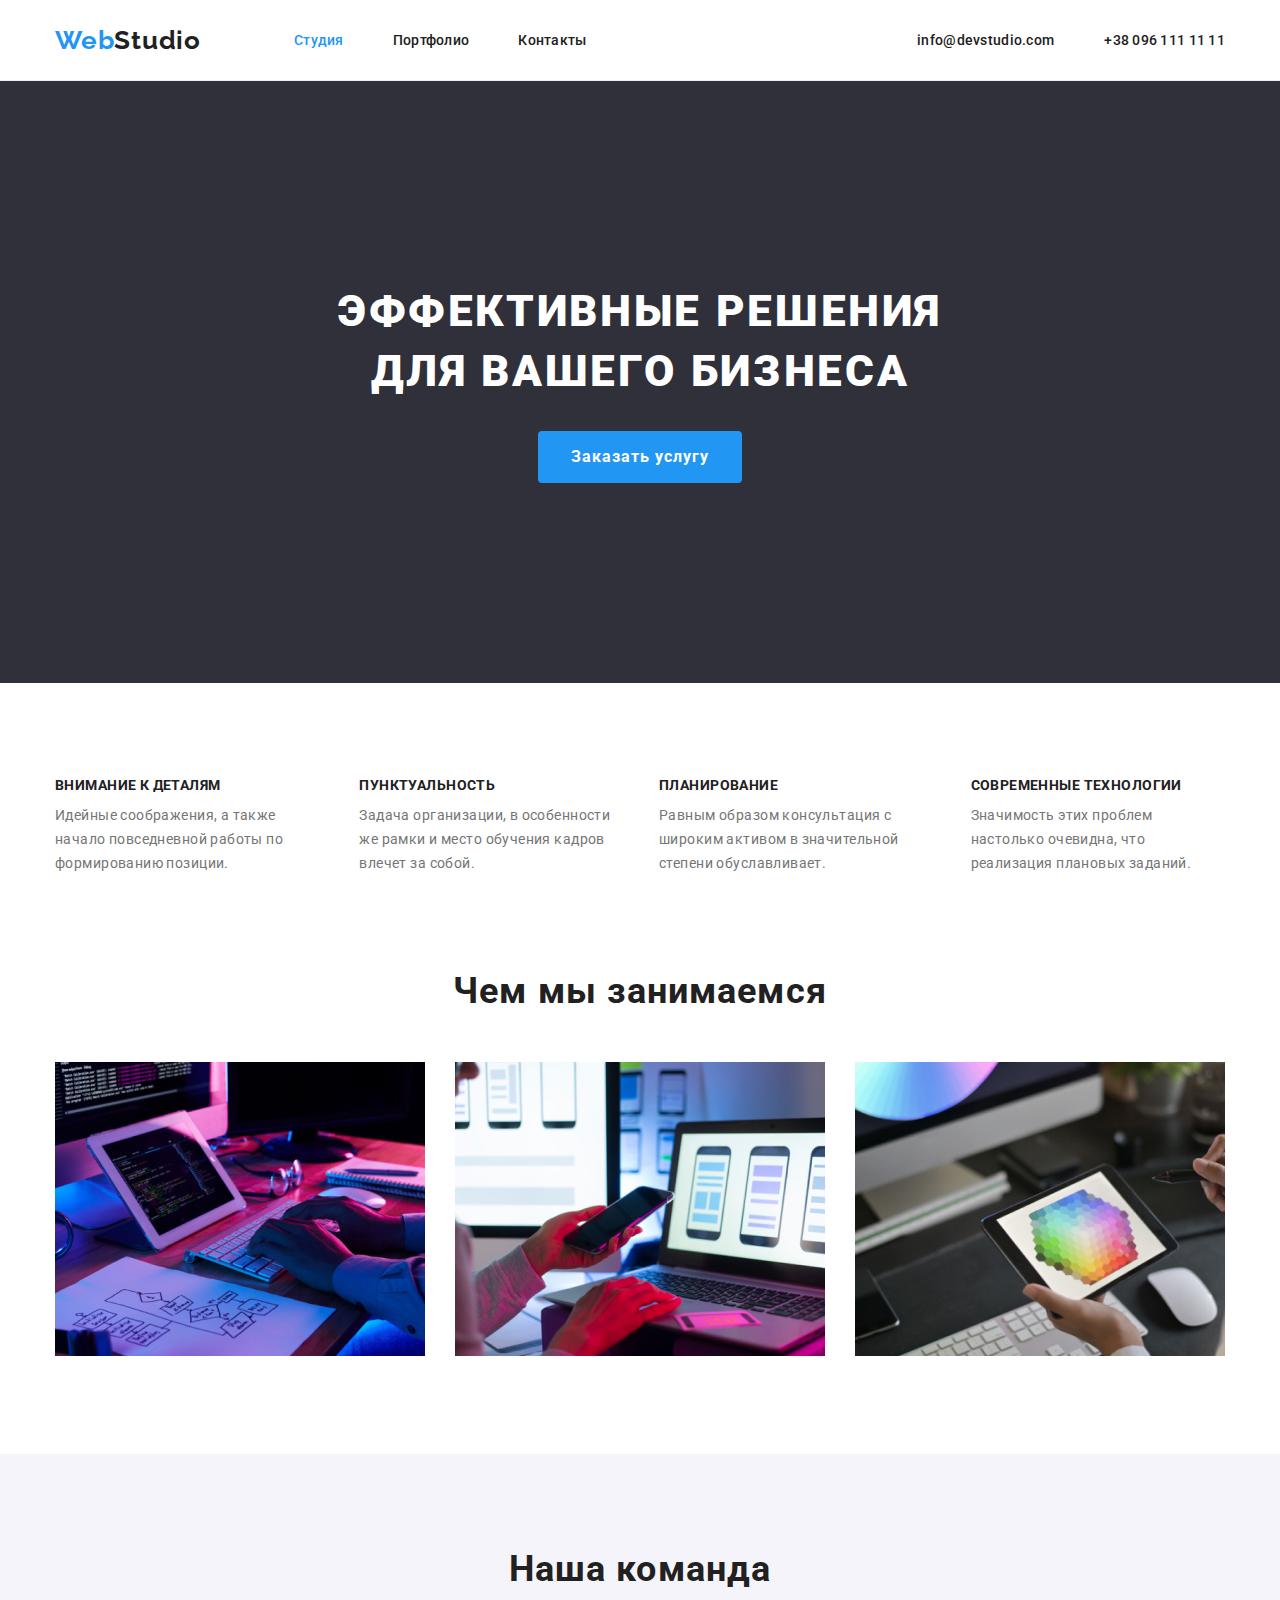
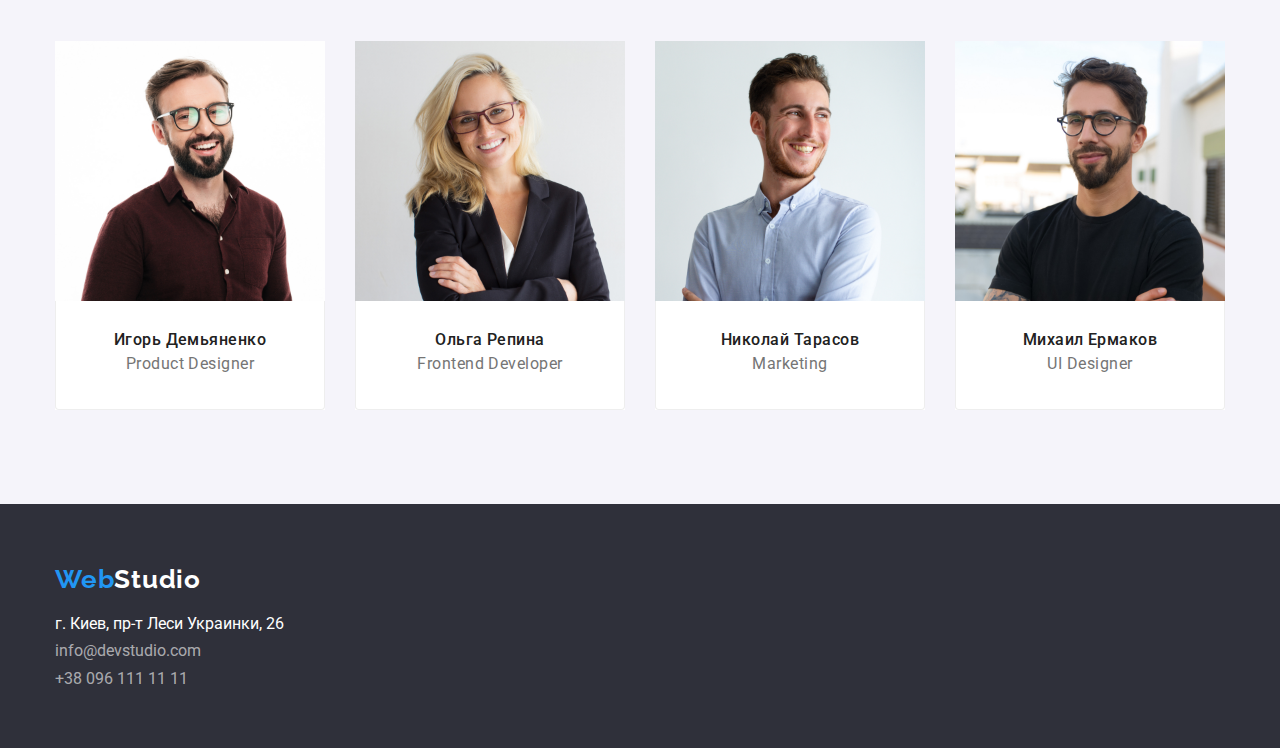
<file: index.html>
<!DOCTYPE html>
<html lang="ru">

<head>
    <meta charset="UTF-8">
    <meta http-equiv="X-UA-Compatible" content="IE=edge">
    <meta name="viewport" content="width=device-width, initial-scale=1.0">
    <title>Document</title>
    <link rel="preconnect" href="https://fonts.gstatic.com">
    <link href="https://fonts.googleapis.com/css2?family=Raleway:wght@700&family=Roboto:wght@400;500;700;900&display=swap"
        rel="stylesheet">
    <link rel="stylesheet" href="https://cdnjs.cloudflare.com/ajax/libs/modern-normalize/1.0.0/modern-normalize.min.css">
    <link rel="stylesheet" href="./css/styles.css">
</head>

<body>
    <!-- Header content -->
    <header class="header">
       <div class="container main-nav">
       <nav class="nav">     
            <a href="./index.html" class="logo"> <span class="web">Web</span>Studio</a>
            <ul class="link">
                <li class="nav-item"> <a href=" " class="item current" >Студия</a> </li>
                <li class="nav-item"> <a href="./portfolio.html" class="item"> Портфолио</a> </li>
                <li class="nav-item"> <a href=" " class="item">Контакты</a> </li>
            </ul>
        </nav>
        <ul class="link">
            <li class="link-item"> <a href="mailto:info@devstudio.com" class="item">info@devstudio.com </a></li>
            <li class="link-item"> <a href="tel:+380961111111" class="item">+38 096 111 11 11</a> </li>
        </ul>
        </div>
    </header>
    <!-- Main content -->
    <main>
        <!-- The main section-->
        <section class="hero">
            <h1 class="hero-title"> Эффективные решения <br>для вашего бизнеса</h1>
            <button type="button" class="button"> Заказать услугу </button>
        </section>
        <!-- Section features -->
        <section class="features">
            <div class="container section">
            <h2 class="title" hidden>Особенности</h2>
            <ul class="link">
                <li class="features-link">
                    <h3 class="subtitle">Внимание к деталям</h3>
                    <p class="text">Идейные соображения, а также начало повседневной работы по формированию позиции.</p>
                </li>
                <li class="features-link">
                    <h3 class="subtitle">Пунктуальность</h3>
                    <p class="text">Задача организации, в особенности же рамки и место обучения кадров влечет за собой.</p>
                </li>
                <li class="features-link">
                    <h3 class="subtitle">Планирование</h3>
                    <p class="text">Равным образом консультация с широким активом в значительной степени обуславливает.</p>
                </li>
                <li class="features-link">
                    <h3 class="subtitle">Современные технологии</h3>
                    <p class="text">Значимость этих проблем настолько очевидна, что реализация плановых заданий.</p>
                </li>
            </ul>
            </div>
        </section>
        <!--Section what are we doing -->
        <section class="work">
            <div class="container section">
            <h2 class="title">Чем мы занимаемся</h2>
            <ul class="link">
                <li>
                    <img src="./images/box1.jpg" alt="box1" width="370">
                </li>
                <li>
                    <img src="./images/box2.jpg" alt="box2" width="370">
                </li>
                <li>
                    <img src="./images/box3.jpg" alt="box3" width="370">
                </li>
            </ul>
            </div>
        </section>
        <!--Section command -->
        <section class="command">
            <div class="container section">
            <h2 class="title">Наша команда</h2>
            <ul class="link">
                <li class="command-card">
                    <img src="./images/img1.jpg" alt="img1" width="270" class="img">
                    <div class="command-text">
                    <h3 class="heading">Игорь Демьяненко</h3>
                    <p class="desc">Product Designer</p>
                    </div>
                </li>
                <li class="command-card">
                    <img src="./images/img2.jpg" alt="img2" width="270" class="img">
                    <div class="command-text">
                    <h3  class="heading">Ольга Репина</h3>
                    <p class="desc">Frontend Developer</p>
                    </div>
                </li>
                <li class="command-card">
                    <img src="./images/img3.jpg" alt="img3" width="270" class="img">
                    <div class="command-text">
                    <h3  class="heading">Николай Тарасов</h3>
                    <p class="desc">Marketing</p>
                    </div>
                </li>
                <li class="command-card">
                    <img src="./images/img4.jpg" alt="img4" width="270" class="img">
                    <div class="command-text">
                    <h3  class="heading">Михаил Ермаков</h3>
                    <p class="desc">UI Designer</p>
                    </div>
                </li>
            </ul>
            </div>
        </section>
    </main>
    <!-- Footer content -->
    <footer class="footer">
        <div class="container">
        <a href="/" class="logo"> <span class="web">Web</span>Studio</a>
        <address>
            <p class="address"> г. Киев, пр-т Леси Украинки, 26 </p>
        </address>
        <ul class="link">
            <li class="footer-link"> <a href="mailto:info@devstudio.com" class="footer-item">info@devstudio.com </a></li>
            <li> <a href="tel:+380961111111" class="footer-item">+38 096 111 11 11</a> </li>
        </ul>
        </div>
    </footer>
</body>

</html>
</file>
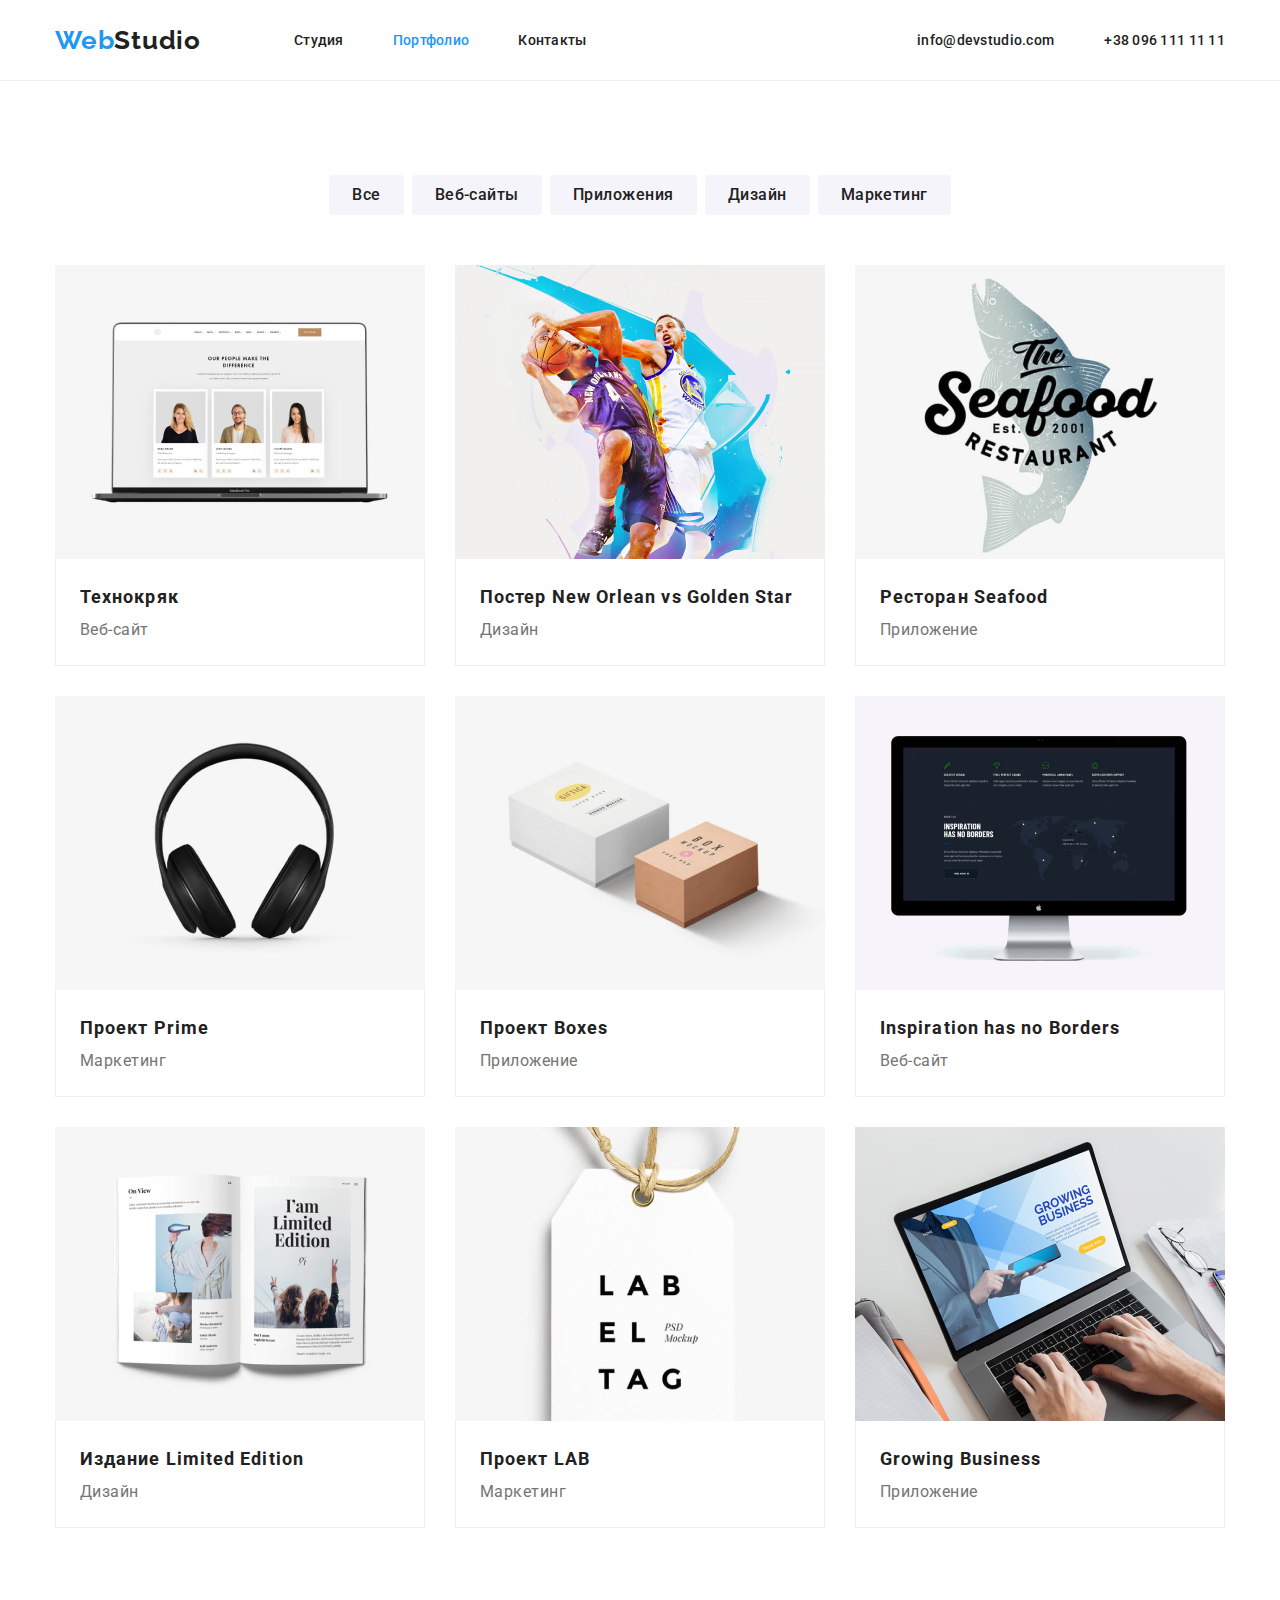
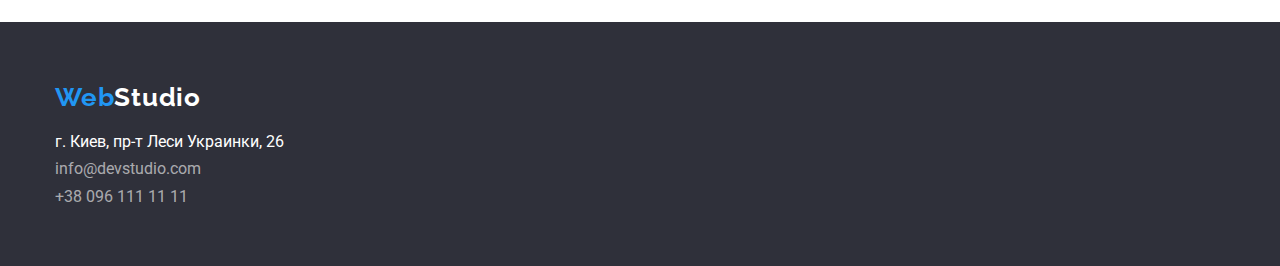
<file: portfolio.html>
<!DOCTYPE html>
<html lang="ru">

<head>
    <meta charset="UTF-8">
    <meta http-equiv="X-UA-Compatible" content="IE=edge">
    <meta name="viewport" content="width=device-width, initial-scale=1.0">
    <title>Document</title>
    <link rel="preconnect" href="https://fonts.gstatic.com">
    <link
        href="https://fonts.googleapis.com/css2?family=Raleway:wght@700&family=Roboto:wght@400;500;700;900&display=swap"
        rel="stylesheet">
    <link rel="stylesheet" href="https://cdnjs.cloudflare.com/ajax/libs/modern-normalize/1.0.0/modern-normalize.min.css">
    <link rel="stylesheet" href="./css/styles.css">
</head>

<body>
    <!-- Header content -->
    <header class="header">
    <div class="container main-nav">
        <nav class="nav">
            <a href="./index.html" class="logo"> <span class="web">Web</span>Studio</a>
            <ul class="link">
                <li class="nav-item"> <a href="./index.html" class="item">Студия</a> </li>
                <li class="nav-item"> <a href=" " class="item current"> Портфолио</a> </li>
                <li class="nav-item"> <a href=" " class="item">Контакты</a> </li>
            </ul>
        </nav>
        <ul class="link">
            <li class="link-item"> <a href="mailto:info@devstudio.com" class="item">info@devstudio.com </a></li>
            <li class="link-item"> <a href="tel:+380961111111" class="item">+38 096 111 11 11</a> </li>
        </ul>
    </div>
    </header>
    <!-- Main content -->
    <main>
        <section class="section">
            <div class="container">
            <h1 class="portfolio-title" hidden> Портфолио </h1>
            <ul class="link link-buttons">
                <li class="portfolio-buttons"> 
                    <button type="button" class="buttons"> Все </button> 
                </li>
                <li class="portfolio-buttons">
                    <button type="button" class="buttons"> Веб-сайты </button>
                </li>
                <li class="portfolio-buttons">
                    <button type="button" class="buttons"> Приложения </button>
                </li>
                <li class="portfolio-buttons">
                    <button type="button" class="buttons"> Дизайн </button>
                </li>
                <li class="portfolio-buttons">
                    <button type="button" class="buttons"> Маркетинг </button>
                </li>
            </ul>
            <ul class="link link-card">
                <li class="card">
                    <img src="./images/hoptimg1.jpg" alt="pimg1" width="370" class="img">
                    <div class="card-text">
                    <h2 class="caption"> Технокряк </h2>
                    <p class="desc"> Веб-сайт </p>
                    </div>
                </li>
                <li class="card">
                    <img src="./images/portimg2.jpg" alt="pimg2" width="370" class="img">
                    <div class="card-text">
                    <h2 class="caption"> Постер New Orlean vs Golden Star </h2>
                    <p class="desc"> Дизайн </p>
                    </div>
                </li>
                <li class="card">
                    <img src="./images/portimg3.jpg" alt="pimg3" width="370" class="img">
                    <div class="card-text">
                    <h2 class="caption"> Ресторан Seafood </h2>
                    <p class="desc"> Приложение </p>
                    </div>
                </li>
                <li class="card">
                    <img src="./images/portimg4.jpg" alt="pimg4" width="370" class="img">
                    <div class="card-text">
                    <h2 class="caption"> Проект Prime </h2>
                    <p class="desc"> Маркетинг </p>
                    </div>
                </li>
                <li class="card">
                    <img src="./images/portimg5.jpg" alt="pimg5" width="370" class="img">
                    <div class="card-text">
                    <h2 class="caption"> Проект Boxes </h2>
                    <p class="desc"> Приложение </p>
                    </div>
                </li>
                <li class="card">
                    <img src="./images/portimg6.jpg" alt="pimg6" width="370" class="img">
                    <div class="card-text">
                    <h2 class="caption"> Inspiration has no Borders </h2>
                    <p class="desc"> Веб-сайт </p>
                    </div>
                </li>
                <li class="card">
                    <img src="./images/portimg7.jpg" alt="pimg7" width="370" class="img">
                    <div class="card-text">
                    <h2 class="caption"> Издание Limited Edition </h2>
                    <p class="desc"> Дизайн </p>
                    </div>
                </li>
                <li class="card">
                    <img src="./images/portimg8.jpg" alt="pimg8" width="370" class="img">
                    <div class="card-text">
                    <h2 class="caption"> Проект LAB </h2>
                    <p class="desc"> Маркетинг </p>
                    </div>
                </li>
                <li class="card">
                    <img src="./images/portimg9.jpg" alt="pimg9" width="370" class="img">
                    <div class="card-text">
                    <h2 class="caption"> Growing Business </h2>
                    <p class="desc"> Приложение </p>
                    </div>
                </li>
            </ul>
            </div>
        </section>
    </main>
        <!-- Footer content -->
        <footer class="footer">
        <div class="container">
            <a href="/" class="logo"> <span class="web">Web</span>Studio</a>
            <address>
                <p class="address"> г. Киев, пр-т Леси Украинки, 26 </p>
            </address>
            <ul class="link">
                <li class="footer-link"> <a href="mailto:info@devstudio.com" class="footer-item">info@devstudio.com </a></li>
                <li> <a href="tel:+380961111111" class="footer-item">+38 096 111 11 11</a> </li>
            </ul>
        </div>
        </footer>
</body>
        
</html>
</file>
<file: css/styles.css>
:root {
  --primari-text-color: #212121;
  --title-text-color: #757575;
  --accent-color: #2196f3;
  --primari-white-color: #ffffff;
  --bg-hero-color: #2f303a;
  --bg-command-color: #f5f4fa;
  --bg-hero-button-color: #188ce8;
  --footer-item-color: rgba(255, 255, 255, 0.6);
  --command-card-color: #eeeeee;
  --main-font: "Roboto", sans-serif;
  --accent-font: "Raleway", sans-serif;
}

body {
  font-family: var(--main-font);
  font-style: normal;
  font-weight: normal;
  color: var(--primari-text-color);
  background-color: var(--primari-white-color);
}

.link {
  margin: 0;
  padding: 0;
  list-style: none;
}

.container {
  width: 1200px;
  padding-left: 15px;
  padding-right: 15px;
  margin: 0 auto;
}

/* Header content */
.header {
  font-weight: 500;
  font-size: 14px;
  line-height: 1.172;
  letter-spacing: 0.02em;
  text-align: center;
  border-bottom: 1px solid var(--command-card-color);
}
.header .nav {
  display: flex;
  align-items: center;
}
.header .link {
  display: flex;
  margin-left: auto;
}
.main-nav {
  display: flex;
}

.logo {
  margin-right: 93px;
  font-family: var(--accent-font);
  font-weight: bold;
  font-size: 26px;
  line-height: 1.173;
  letter-spacing: 0.03em;
  text-decoration: none;
  color: var(--primari-text-color);
}
.item {
  display: block;
  color: var(--primari-text-color);
  text-decoration: none;
  padding-top: 32px;
  padding-bottom: 32px;
}
.item:hover,
.item:focus {
  color: var(--accent-color);
}

.nav .nav-item + .nav-item {
  margin-left: 49px;
}

.link .link-item + .link-item {
  margin-left: 50px;
}

.web {
  color: var(--accent-color);
}
.current {
  color: var(--accent-color);
}

/* The main section */

.hero {
  background-color: var(--bg-hero-color);
  padding-top: 200px;
  padding-bottom: 200px;
  text-align: center;
}
.hero-title {
  font-weight: 900;
  font-size: 44px;
  line-height: 1.364;
  letter-spacing: 0.06em;
  text-transform: uppercase;
  color: var(--primari-white-color);
  margin-top: 0;
  margin-bottom: 30px;
}
.button {
  display: inline-block;
  font-family: inherit;
  font-weight: bold;
  font-size: 16px;
  line-height: 1.875;
  letter-spacing: 0.06em;
  padding: 10px 32px;
  cursor: pointer;
  border-radius: 4px;
  color: var(--primari-white-color);
  background-color: var(--accent-color);
  min-width: 200px;
  border: 1px solid transparent;
}
.button:hover,
.button:focus {
  color: var(--primari-white-color);
  background-color: var(--bg-hero-button-color);
}

.section {
  padding-top: 94px;
  padding-bottom: 94px;
}
/* Titel section */

.title {
  font-weight: bold;
  font-size: 36px;
  line-height: 1.172;
  letter-spacing: 0.03em;
  margin-bottom: 50px;
  margin-top: 0;
  text-align: center;
}

/* Section features */

.features .link {
  display: flex;
  justify-content: space-between;
}

.features-link:not(:last-child) {
  margin-right: 30px;
}

.subtitle {
  margin: 0;
  margin-bottom: 10px;
  font-weight: bold;
  font-size: 14px;
  line-height: 1.172;
  letter-spacing: 0.03em;
  text-transform: uppercase;
}
.text {
  margin: 0;
  font-size: 14px;
  line-height: 1.714;
  letter-spacing: 0.03em;
  color: var(--title-text-color);
}

/* ection what are we doing*/
.work .section {
  padding-top: 0px;
}

.work .link {
  display: flex;
  justify-content: space-between;
}

/* Section command */

.command {
  background-color: var(--bg-command-color);
  text-align: center;
}

.command-card {
  width: 270px;
  background-color: var(--primari-white-color);
}
.command-card:not(:last-child) {
  margin-right: 30px;
}

.command .link {
  display: flex;
  justify-content: space-between;
}

.heading {
  font-weight: 500;
  font-size: 16px;
  line-height: 1.172;
  letter-spacing: 0.03em;
  margin: 0px;
}
.desc {
  font-size: 16px;
  line-height: 1.172;
  letter-spacing: 0.03em;
  color: var(--title-text-color);
}
.command-text {
  padding-top: 30px;
  padding-bottom: 30px;
  border: 1px solid var(--command-card-color);
  border-top: none;
  border-radius: 0 0 4px 4px;
  box-sizing: border-box;
}

/* Footer content */

.footer {
  background-color: var(--bg-hero-color);
  padding-top: 60px;
  padding-bottom: 60px;
}
.footer .logo {
  display: block;
  margin-bottom: 20px;
  color: var(--primari-white-color);
}
.footer .address {
  font-style: normal;
  color: var(--primari-white-color);
  margin-top: 0px;
  margin-bottom: 9px;
}
.footer-item {
  display: block;
  font-family: inherit;
  text-decoration: none;
  color: var(--footer-item-color);
}
.footer-item:hover,
.footer-item:focus {
  color: var(--accent-color);
}

.footer-link {
  margin-bottom: 9px;
}

/* portfolio css */

.link-buttons {
  display: flex;
  justify-content: center;
  margin-bottom: 50px;
}
.buttons {
  display: block;
  font-family: inherit;
  font-size: 16px;
  font-weight: 500;
  line-height: 1.625;
  letter-spacing: 0.03em;
  padding: 6px 22px;
  cursor: pointer;
  color: var(--primari-text-color);
  background-color: var(--bg-command-color);
  border-radius: 4px;
  border: 1px solid transparent;
  text-align: center;
}

.portfolio-buttons:not(:last-child) {
  margin-right: 8px;
}

.buttons:hover,
.buttons:focus {
  color: var(--primari-white-color);
  background-color: var(--accent-color);
}

.card {
  display: block;
  width: 370px;
  margin-right: 30px;
  margin-bottom: 30px;
  background: var(--primari-white-color);
  box-sizing: border-box;
}
.card:nth-child(3n) {
  margin-right: 0px;
}
.card:nth-last-child(-n + 3) {
  margin-bottom: 0px;
}
.link-card {
  display: flex;
  flex-wrap: wrap;
}

.card-text {
  border: 1px solid var(--command-card-color);
  border-top: none;
  padding-left: 24px;
  padding-right: 24px;
  padding-top: 20px;
  padding-bottom: 20px;
}

.caption {
  font-weight: bold;
  font-size: 18px;
  line-height: 2;
  letter-spacing: 0.06em;
  margin: 0px;
}
.link .desc {
  line-height: 1.875;
  margin: 0;
}

.img {
  display: block;
  min-width: 100%;
}
</file>
